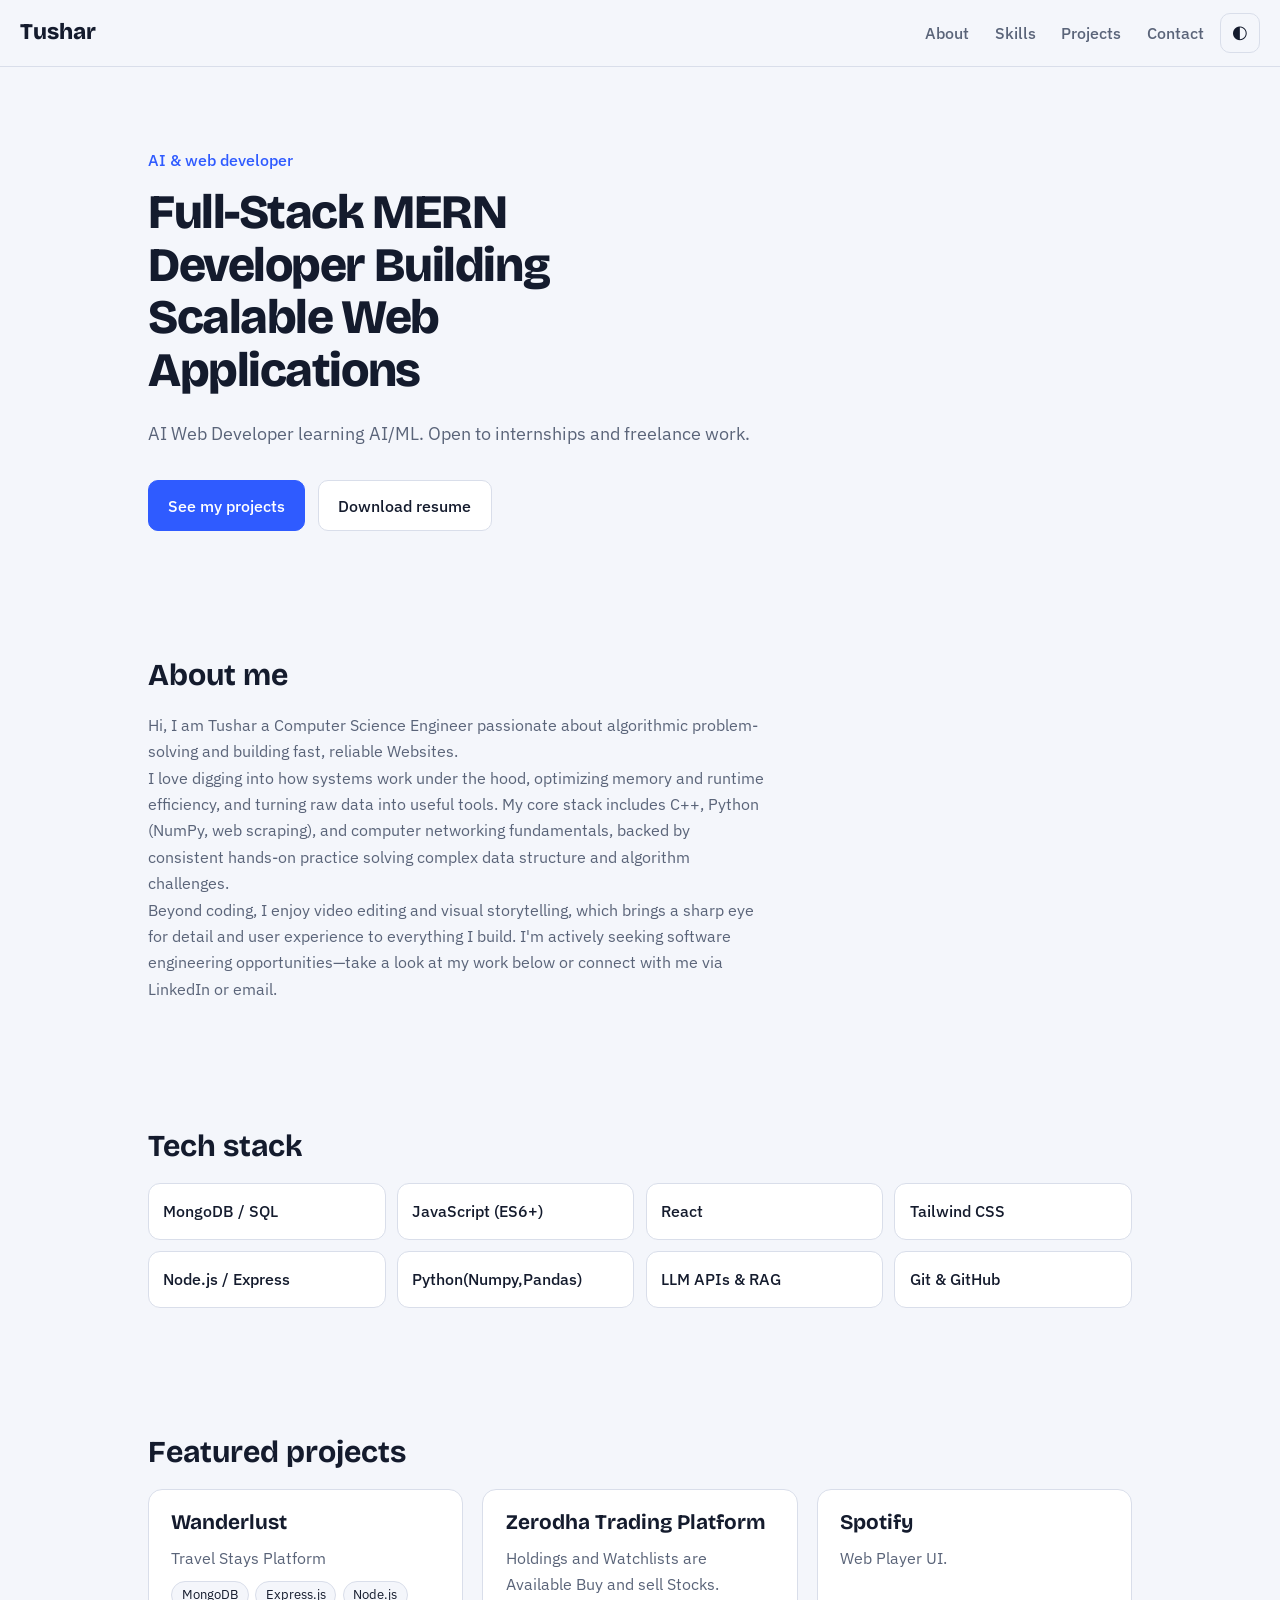
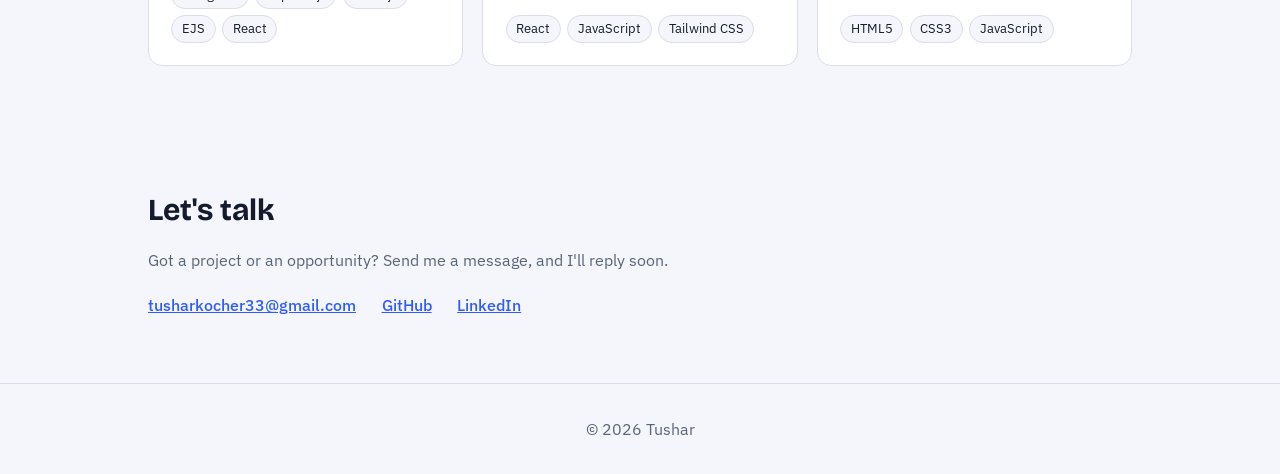
<file: index.html>
<!DOCTYPE html>
<html lang="en">
<head>
  <meta charset="UTF-8">
  <meta name="viewport" content="width=device-width, initial-scale=1">
  <title> AI & Web Developer</title>
  <meta name="description" content="Portfolio of Your Name, an AI and web developer.">
  <link rel="preconnect" href="https://fonts.googleapis.com">
  <link rel="preconnect" href="https://fonts.gstatic.com" crossorigin>
  <link href="https://fonts.googleapis.com/css2?family=Bricolage+Grotesque:wght@500;700;800&family=IBM+Plex+Sans:wght@400;500&display=swap" rel="stylesheet">
  <link rel="stylesheet" href="css/style.css">
</head>
<body>
  <header class="site-header">
    <a href="#home" class="logo">Tushar</a>
    <button class="menu-btn" id="menuBtn" aria-label="Open menu" aria-expanded="false" aria-controls="nav">☰</button>
    <nav id="nav" class="nav">
      <a href="#about">About</a>
      <a href="#skills">Skills</a>
      <a href="#projects">Projects</a>
      <a href="#contact">Contact</a>
    </nav>
    <button class="theme-btn" id="themeBtn" aria-label="Toggle dark and light theme">◐</button>
  </header>

  <main>
    <section id="home" class="hero">
      <p class="hero-kicker">AI & web developer</p>
      <h1>Full-Stack MERN Developer Building Scalable Web Applications</h1>
      <p class="hero-sub">AI Web Developer learning AI/ML. Open to internships and freelance work.</p>
      <div class="hero-actions">
        <a class="btn primary" href="#projects">See my projects</a>
        <a class="btn" href="../Tushar Resume.pdf" download>Download resume</a>
      </div>
    </section>

    <section id="about">
      <h2>About me</h2>
      <p>Hi, I am Tushar a Computer Science Engineer passionate about algorithmic problem-solving and building fast, reliable Websites. <br>

I love digging into how systems work under the hood, optimizing memory and runtime efficiency, and turning raw data into useful tools. My core stack includes C++, Python (NumPy, web scraping), and computer networking fundamentals, backed by consistent hands-on practice solving complex data structure and algorithm challenges.<br>

Beyond coding, I enjoy video editing and visual storytelling, which brings a sharp eye for detail and user experience to everything I build. I'm actively seeking software engineering opportunities—take a look at my work below or connect with me via LinkedIn or email.</p>
    </section>

    <section id="skills">
      <h2>Tech stack</h2>
      <ul class="skills-grid">
        <li>MongoDB / SQL</li>
        <li>JavaScript (ES6+)</li>
        <li>React</li>
        <li>Tailwind CSS</li>
        <li>Node.js / Express</li>
        <!-- <li>SQL</li> -->
        <li>Python(Numpy,Pandas)</li>
        <li>LLM APIs &amp; RAG</li>
        <li>Git &amp; GitHub</li>
      </ul>
    </section>

    <section id="projects">
      <h2>Featured projects</h2>
      <div class="projects-grid" id="projectsGrid"></div>
    </section>

    <section id="contact">
      <h2>Let's talk</h2>
      <p>Got a project or an opportunity? Send me a message, and I'll reply soon.</p>
      <ul class="contact-links">
        <li><a href="mailto:tusharkocher33@gmail.com">tusharkocher33@gmail.com</a></li>
        <li><a href="https://github.com/1823Tushar" target="_blank" rel="noopener">GitHub</a></li>
        <li><a href="https://www.linkedin.com/in/tushar-kocher-713a33397" target="_blank" rel="noopener">LinkedIn</a></li>
      </ul>
    </section>
  </main>

  <footer class="site-footer">© <span id="year"></span> Tushar</footer>

  <dialog id="projectModal" aria-labelledby="modalTitle">
    <button class="close-btn" id="closeModal" aria-label="Close">✕</button>
    <h3 id="modalTitle"></h3>
    <p id="modalDesc"></p>
    <p class="modal-stack" id="modalStack"></p>
    <div class="modal-links">
      <a class="btn primary" id="modalLive" target="_blank" rel="noopener">Live demo</a>
      <a class="btn" id="modalCode" target="_blank" rel="noopener">Source code</a>
    </div>
  </dialog>

  <script src="js/script.js"></script>
</body>
</html>
</file>
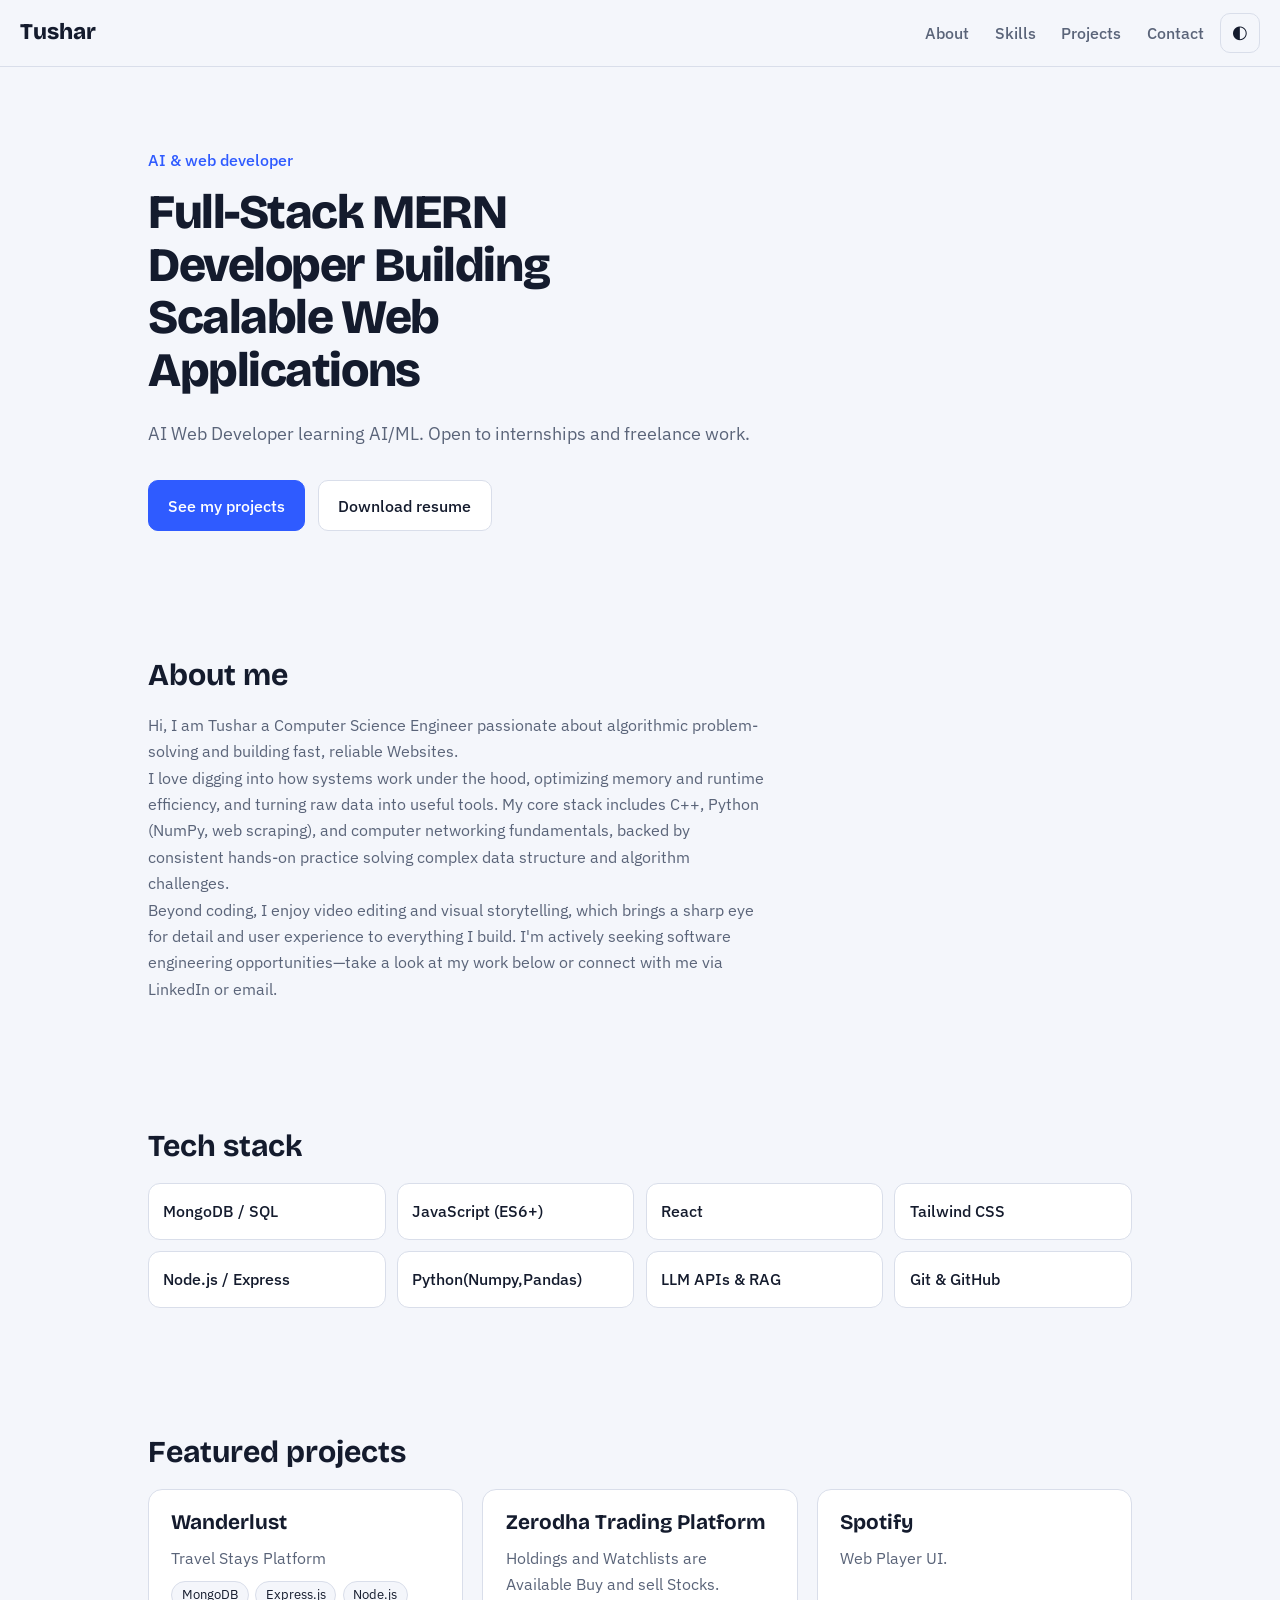
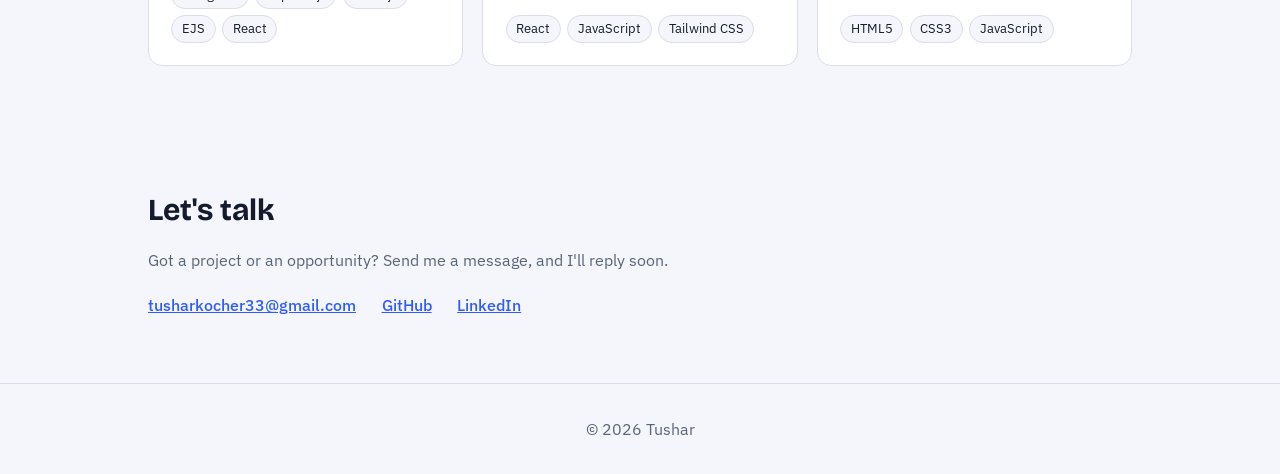
<file: Html/index.html>
<!DOCTYPE html>
<html lang="en">
<head>
  <meta charset="UTF-8">
  <meta name="viewport" content="width=device-width, initial-scale=1">
  <title> AI & Web Developer</title>
  <meta name="description" content="Portfolio of Your Name, an AI and web developer.">
  <link rel="preconnect" href="https://fonts.googleapis.com">
  <link rel="preconnect" href="https://fonts.gstatic.com" crossorigin>
  <link href="https://fonts.googleapis.com/css2?family=Bricolage+Grotesque:wght@500;700;800&family=IBM+Plex+Sans:wght@400;500&display=swap" rel="stylesheet">
  <link rel="stylesheet" href="../css/style.css">
</head>
<body>
  <header class="site-header">
    <a href="#home" class="logo">Tushar</a>
    <button class="menu-btn" id="menuBtn" aria-label="Open menu" aria-expanded="false" aria-controls="nav">☰</button>
    <nav id="nav" class="nav">
      <a href="#about">About</a>
      <a href="#skills">Skills</a>
      <a href="#projects">Projects</a>
      <a href="#contact">Contact</a>
    </nav>
    <button class="theme-btn" id="themeBtn" aria-label="Toggle dark and light theme">◐</button>
  </header>

  <main>
    <section id="home" class="hero">
      <p class="hero-kicker">AI & web developer</p>
      <h1>Full-Stack MERN Developer Building Scalable Web Applications</h1>
      <p class="hero-sub">AI Web Developer learning AI/ML. Open to internships and freelance work.</p>
      <div class="hero-actions">
        <a class="btn primary" href="#projects">See my projects</a>
        <a class="btn" href="../Tushar Resume.pdf" download>Download resume</a>
      </div>
    </section>

    <section id="about">
      <h2>About me</h2>
      <p>Hi, I am Tushar a Computer Science Engineer passionate about algorithmic problem-solving and building fast, reliable Websites. <br>

I love digging into how systems work under the hood, optimizing memory and runtime efficiency, and turning raw data into useful tools. My core stack includes C++, Python (NumPy, web scraping), and computer networking fundamentals, backed by consistent hands-on practice solving complex data structure and algorithm challenges.<br>

Beyond coding, I enjoy video editing and visual storytelling, which brings a sharp eye for detail and user experience to everything I build. I'm actively seeking software engineering opportunities—take a look at my work below or connect with me via LinkedIn or email.</p>
    </section>

    <section id="skills">
      <h2>Tech stack</h2>
      <ul class="skills-grid">
        <li>MongoDB / SQL</li>
        <li>JavaScript (ES6+)</li>
        <li>React</li>
        <li>Tailwind CSS</li>
        <li>Node.js / Express</li>
        <!-- <li>SQL</li> -->
        <li>Python(Numpy,Pandas)</li>
        <li>LLM APIs &amp; RAG</li>
        <li>Git &amp; GitHub</li>
      </ul>
    </section>

    <section id="projects">
      <h2>Featured projects</h2>
      <div class="projects-grid" id="projectsGrid"></div>
    </section>

    <section id="contact">
      <h2>Let's talk</h2>
      <p>Got a project or an opportunity? Send me a message, and I'll reply soon.</p>
      <ul class="contact-links">
        <li><a href="mailto:tusharkocher33@gmail.com">tusharkocher33@gmail.com</a></li>
        <li><a href="https://github.com/1823Tushar" target="_blank" rel="noopener">GitHub</a></li>
        <li><a href="https://www.linkedin.com/in/tushar-kocher-713a33397" target="_blank" rel="noopener">LinkedIn</a></li>
      </ul>
    </section>
  </main>

  <footer class="site-footer">© <span id="year"></span> Tushar</footer>

  <dialog id="projectModal" aria-labelledby="modalTitle">
    <button class="close-btn" id="closeModal" aria-label="Close">✕</button>
    <h3 id="modalTitle"></h3>
    <p id="modalDesc"></p>
    <p class="modal-stack" id="modalStack"></p>
    <div class="modal-links">
      <a class="btn primary" id="modalLive" target="_blank" rel="noopener">Live demo</a>
      <a class="btn" id="modalCode" target="_blank" rel="noopener">Source code</a>
    </div>
  </dialog>

  <script src="../js/script.js"></script>
</body>
</html>
</file>
<file: css/style.css>
:root {
  --bg: #f4f6fb; --surface: #ffffff; --text: #141b2d; --muted: #5a6479;
  --accent: #2f5bff; --accent-ink: #ffffff; --line: #d9deea;
  --radius: 14px;
}
:root[data-theme="dark"] {
  --bg: #0d1220; --surface: #151c30; --text: #e8ecf8; --muted: #93a0bd;
  --accent: #7aa7ff; --accent-ink: #0d1220; --line: #263150;
}
* { box-sizing: border-box; margin: 0; }
html { scroll-behavior: smooth; scroll-padding-top: 5rem; }
body { font-family: "IBM Plex Sans", system-ui, sans-serif; background: var(--bg); color: var(--text); line-height: 1.65; }
h1, h2, h3, .logo { font-family: "Bricolage Grotesque", system-ui, sans-serif; line-height: 1.1; }
a { color: inherit; }
:focus-visible { outline: 3px solid var(--accent); outline-offset: 3px; }

/* header */
.site-header { position: sticky; top: 0; z-index: 10; display: flex; align-items: center; gap: 1rem; padding: .8rem 1.25rem; background: var(--bg); border-bottom: 1px solid var(--line); }
.logo { font-weight: 800; font-size: 1.4rem; text-decoration: none; margin-right: auto; }
.nav { display: none; flex-direction: column; position: absolute; top: 100%; left: 0; right: 0; background: var(--bg); padding: 1rem 1.25rem; border-bottom: 1px solid var(--line); gap: .8rem; }
.nav.open { display: flex; }
.nav a { text-decoration: none; color: var(--muted); font-weight: 500; }
.nav a:hover { color: var(--accent); }
.menu-btn, .theme-btn { background: none; border: 1px solid var(--line); color: var(--text); border-radius: 10px; width: 2.5rem; height: 2.5rem; font-size: 1.1rem; cursor: pointer; }

/* sections */
main { max-width: 64rem; margin: 0 auto; padding: 0 1.25rem; }
section { padding: 4rem 0; }
h2 { font-size: 1.9rem; margin-bottom: 1.2rem; }
section p { max-width: 62ch; color: var(--muted); }
.hero { padding-top: 5rem; }
.hero-kicker { color: var(--accent); font-weight: 500; margin-bottom: .8rem; }
.hero h1 { font-size: clamp(1.5rem, 5vw, 3rem); font-weight: 800; letter-spacing: -.03em; max-width: 14ch; }
.hero-sub { margin: 1.4rem 0 2rem; font-size: 1.1rem; }
.hero-actions { display: flex; flex-wrap: wrap; gap: .8rem; }
.btn { display: inline-block; padding: .7rem 1.2rem; border: 1px solid var(--line); border-radius: 10px; text-decoration: none; font-weight: 500; background: var(--surface); cursor: pointer; }
.btn.primary { background: var(--accent); color: var(--accent-ink); border-color: var(--accent); }

/* skills: CSS Grid */
.skills-grid { list-style: none; padding: 0; display: grid; grid-template-columns: repeat(auto-fill, minmax(12rem, 1fr)); gap: .7rem; }
.skills-grid li { padding: .9rem 0.9rem; background: var(--surface); border: 1px solid var(--line); border-radius: 12px; font-weight: 500; }

/* projects */
.projects-grid { display: grid; gap: 1.2rem; grid-template-columns: 1fr; }
.project-card { text-align: left; font: inherit; color: inherit; background: var(--surface); border: 1px solid var(--line); border-radius: var(--radius); padding: 1.4rem; cursor: pointer; display: flex; flex-direction: column; gap: .6rem; transition: border-color .2s, transform .2s; }
.project-card:hover { border-color: var(--accent); transform: translateY(-3px); }
.project-card h3 { font-size: 1.3rem; }
.project-card p { color: var(--muted); }
.tag-row { display: flex; flex-wrap: wrap; gap: .4rem; margin-top: auto; }
.tag { font-size: .8rem; padding: .15rem .6rem; border-radius: 99px; background: var(--bg); border: 1px solid var(--line); }

/* contact */
.contact-links { list-style: none; padding: 0; margin-top: 1.2rem; display: flex; flex-wrap: wrap; gap: 1rem 1.6rem; }
.contact-links a { color: var(--accent); font-weight: 500; }
.site-footer { text-align: center; padding: 2rem; color: var(--muted); border-top: 1px solid var(--line); }

/* modal */
dialog { margin: auto; width: min(32rem, 92vw); border: 1px solid var(--line); border-radius: var(--radius); background: var(--surface); color: var(--text); padding: 1.8rem; }
dialog::backdrop { background: rgb(5 8 18 / .6); }
dialog h3 { font-size: 1.6rem; margin-bottom: .8rem; padding-right: 2rem; }
.modal-stack { margin: .8rem 0 1.4rem; font-size: .9rem; color: var(--accent); }
.modal-links { display: flex; gap: .8rem; flex-wrap: wrap; }
.close-btn { position: absolute; top: .8rem; right: .8rem; background: none; border: 0; color: var(--text); font-size: 1.1rem; cursor: pointer; }

/* tablet and up */
@media (min-width: 768px) {
  .menu-btn { display: none; }
  .nav { display: flex; flex-direction: row; position: static; padding: 0; border: 0; gap: 1.6rem; background: none; }
  .projects-grid { grid-template-columns: repeat(2, 1fr); }
}
@media (min-width: 1024px) { .projects-grid { grid-template-columns: repeat(3, 1fr); } }
@media (prefers-reduced-motion: reduce) { html { scroll-behavior: auto; } * { transition: none !important; } }
</file>
